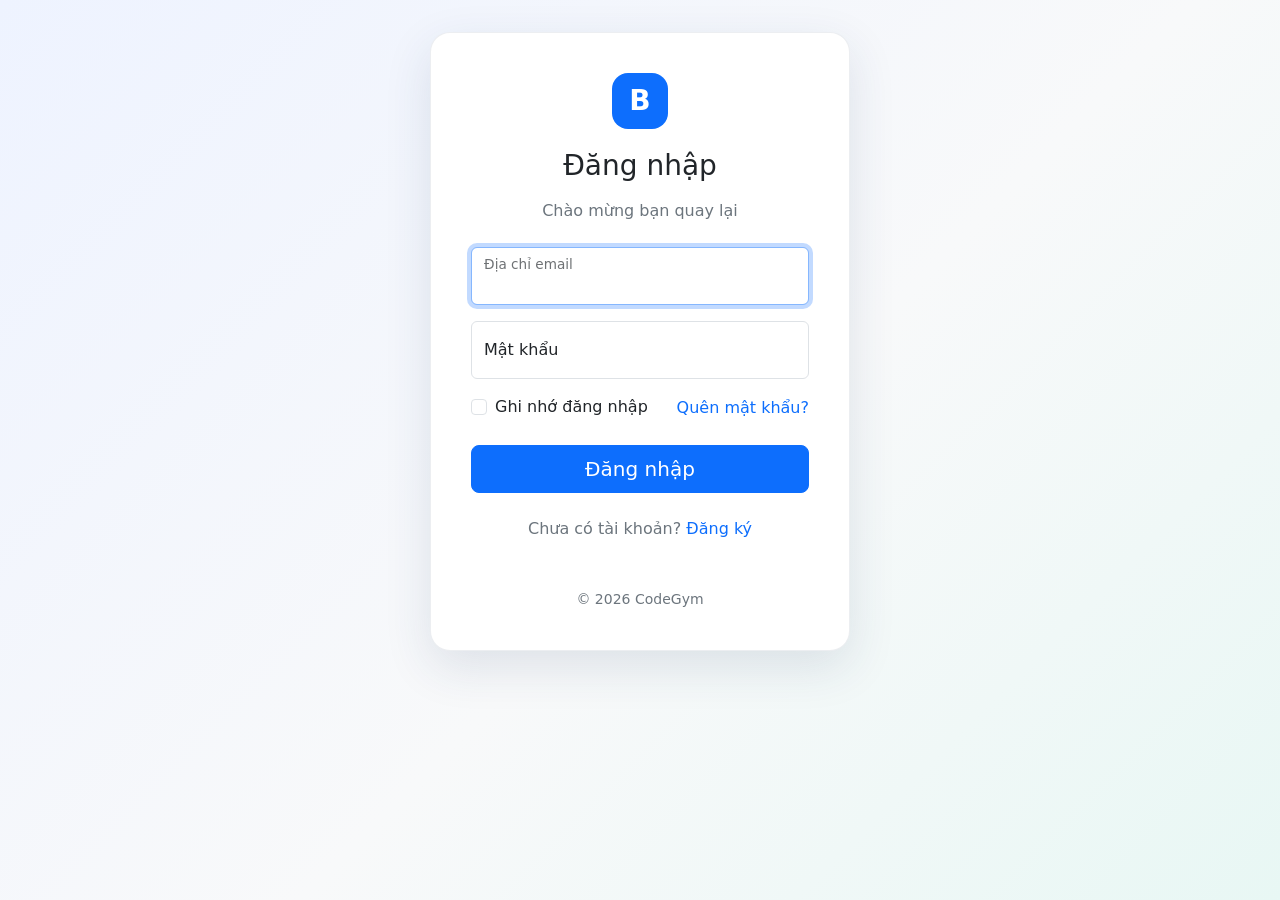
<file: index.html>
<!doctype html>
<html lang="vi">
<head>
  <meta charset="utf-8">
  <meta name="viewport" content="width=device-width, initial-scale=1">
  <title>Đăng nhập</title>
  <link href="https://cdn.jsdelivr.net/npm/bootstrap@5.3.3/dist/css/bootstrap.min.css" rel="stylesheet">
  <link rel="stylesheet" href="styles.css">
</head>
<body class="login-page">
  <main class="login-card text-center">
    <div class="brand-mark" aria-hidden="true">B</div>
    <h1 class="h3 mb-3 fw-normal">Đăng nhập</h1>
    <p class="text-secondary mb-4">Chào mừng bạn quay lại</p>
    <form>
      <div class="form-floating mb-3">
        <input type="email" class="form-control" id="email" placeholder="name@example.com" required autofocus>
        <label for="email">Địa chỉ email</label>
      </div>
      <div class="form-floating mb-3">
        <input type="password" class="form-control" id="password" placeholder="Mật khẩu" required>
        <label for="password">Mật khẩu</label>
      </div>
      <div class="d-flex justify-content-between align-items-center mb-4">
        <div class="form-check text-start">
          <input class="form-check-input" type="checkbox" value="remember-me" id="remember">
          <label class="form-check-label" for="remember">Ghi nhớ đăng nhập</label>
        </div>
        <a href="#">Quên mật khẩu?</a>
      </div>
      <button class="w-100 btn btn-lg btn-primary" type="submit">Đăng nhập</button>
    </form>
    <p class="mt-4 mb-0 text-secondary">Chưa có tài khoản? <a href="#">Đăng ký</a></p>
    <p class="mt-5 mb-0 text-secondary small">© 2026 CodeGym</p>
  </main>
</body>
</html>
</file>
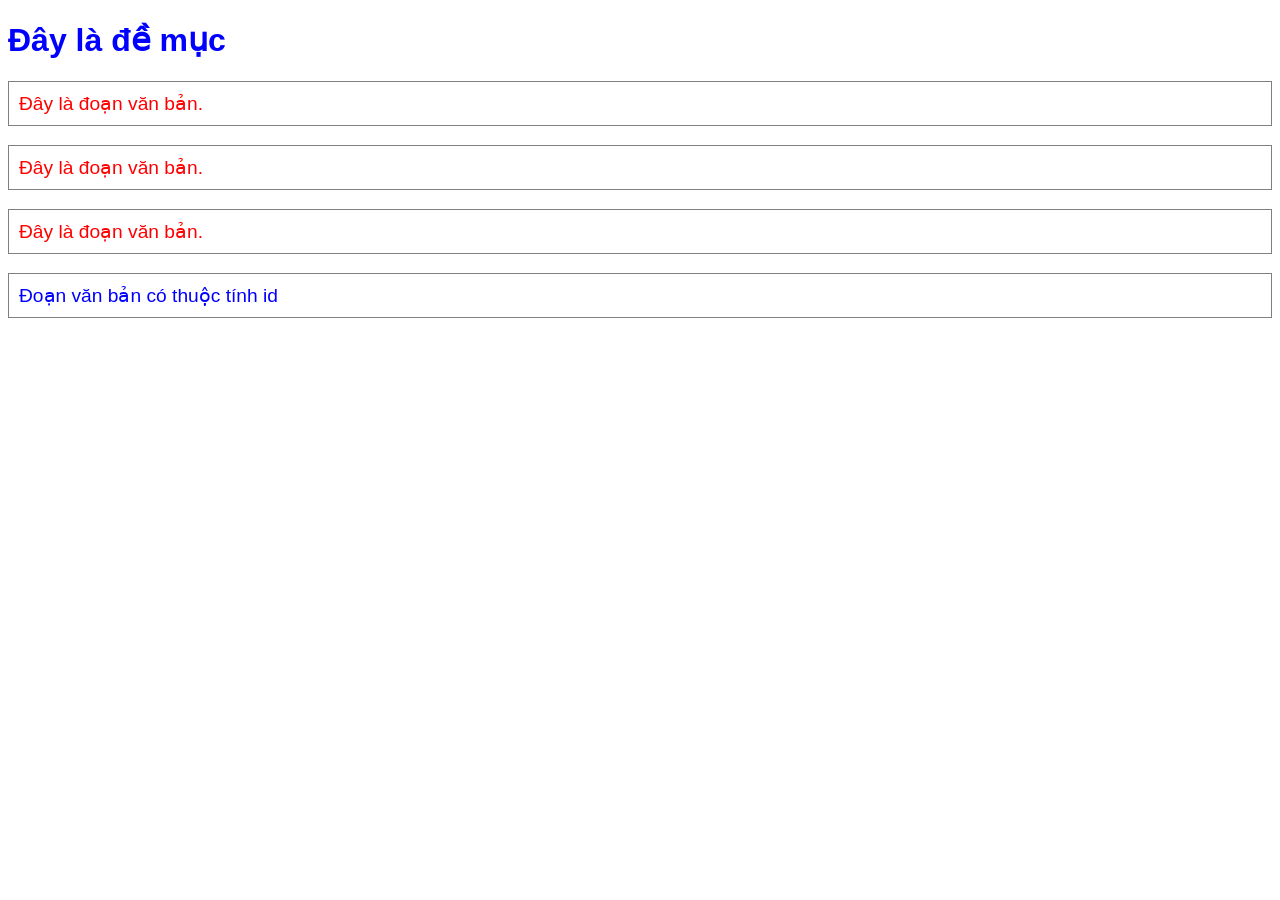
<file: activity-415.html>
<!DOCTYPE html>
<html lang="vi">
<head>
    <meta charset="UTF-8">
    <meta name="viewport" content="width=device-width, initial-scale=1.0">
    <title>Sử dụng CSS</title>
    <style>
        h1 {
            color: blue;
            font-family: Tahoma, sans-serif;
            font-size: 200%;
        }

        p {
            color: red;
            font-family: Arial, sans-serif;
            font-size: 120%;
            border: 1px solid grey;
            padding: 10px;
        }

        #element1 {
            color: blue;
        }
    </style>
</head>
<body>
    <h1>Đây là đề mục</h1>
    <p>Đây là đoạn văn bản.</p>
    <p>Đây là đoạn văn bản.</p>
    <p>Đây là đoạn văn bản.</p>
    <p id="element1">Đoạn văn bản có thuộc tính id</p>
</body>
</html>
</file>
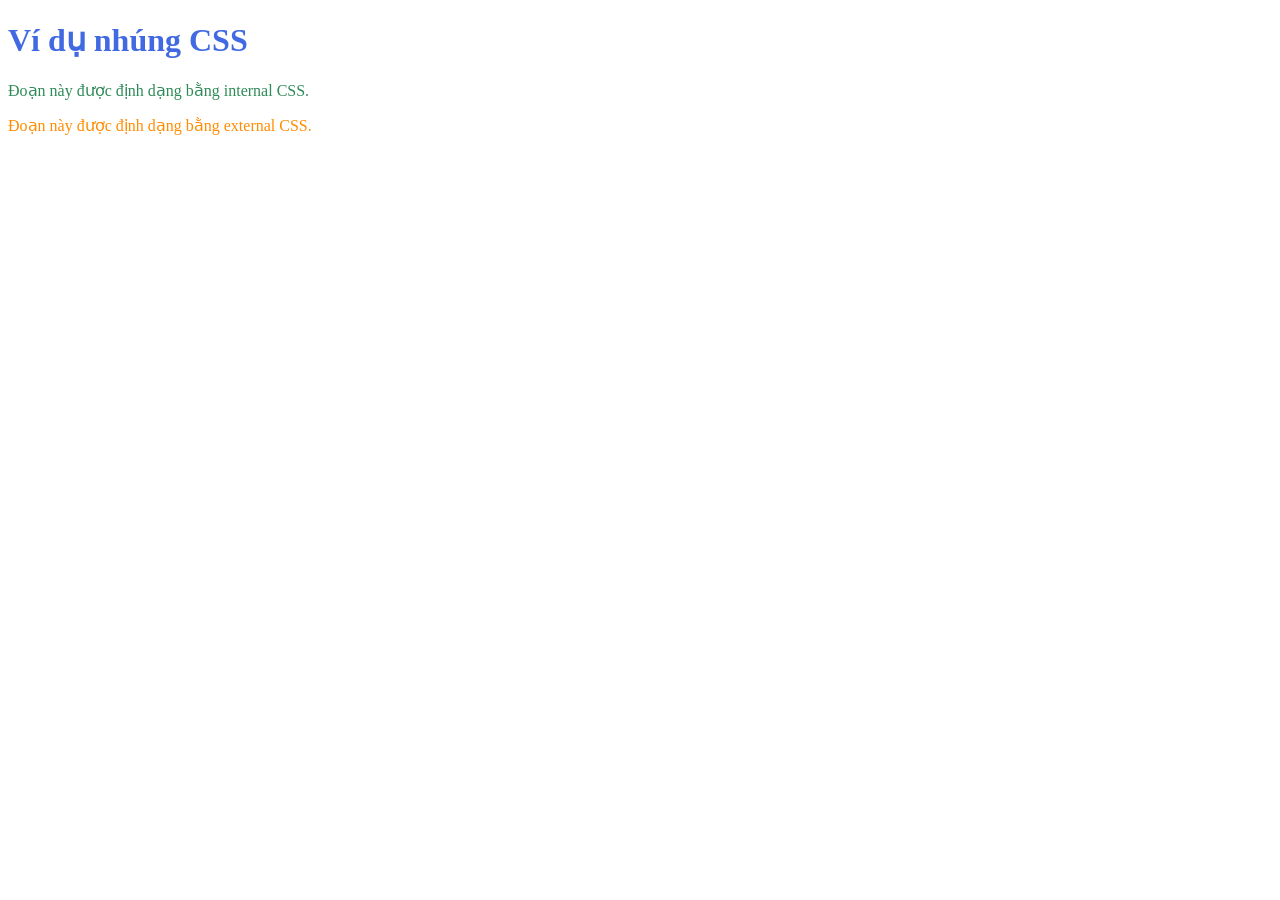
<file: activity-416.html>
<!DOCTYPE html>
<html lang="vi">
<head>
    <meta charset="UTF-8">
    <meta name="viewport" content="width=device-width, initial-scale=1.0">
    <title>Nhúng CSS vào trang HTML</title>
    <link rel="stylesheet" href="activity-416.css">
    <style>
        .internal-text { color: seagreen; }
    </style>
</head>
<body>
    <h1 style="color: royalblue;">Ví dụ nhúng CSS</h1>
    <p class="internal-text">Đoạn này được định dạng bằng internal CSS.</p>
    <p class="external-text">Đoạn này được định dạng bằng external CSS.</p>
</body>
</html>
</file>
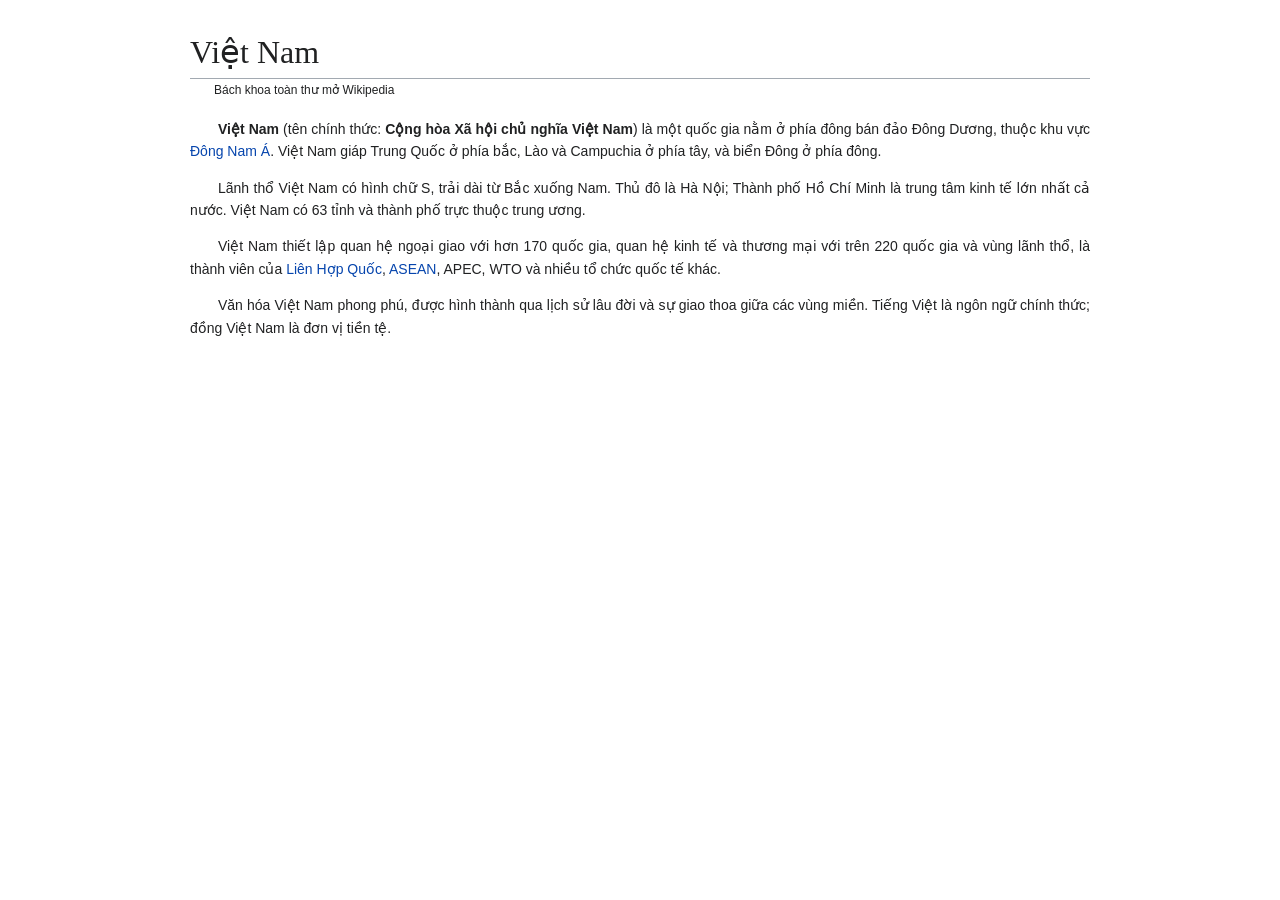
<file: activity-417.html>
<!DOCTYPE html>
<html lang="vi">
<head>
    <meta charset="UTF-8">
    <meta name="viewport" content="width=device-width, initial-scale=1.0">
    <title>Việt Nam</title>
    <style>
        body { color: #202122; font-family: Arial, sans-serif; font-size: 14px; line-height: 1.6; }
        article { max-width: 900px; margin: 24px auto; }
        h1 { border-bottom: 1px solid #a2a9b1; font-family: Georgia, serif; font-size: 2rem; font-weight: 400; margin-bottom: 2px; }
        .subtitle { font-size: 12px; margin: 0 0 18px; }
        p { text-align: justify; text-indent: 2em; }
        .lead { font-size: 14px; }
        a { color: #0645ad; text-decoration: none; }
        a:hover { text-decoration: underline; }
    </style>
</head>
<body>
    <article>
        <h1>Việt Nam</h1>
        <p class="subtitle">Bách khoa toàn thư mở Wikipedia</p>
        <p class="lead"><strong>Việt Nam</strong> (tên chính thức: <strong>Cộng hòa Xã hội chủ nghĩa Việt Nam</strong>) là một quốc gia nằm ở phía đông bán đảo Đông Dương, thuộc khu vực <a href="#">Đông Nam Á</a>. Việt Nam giáp Trung Quốc ở phía bắc, Lào và Campuchia ở phía tây, và biển Đông ở phía đông.</p>
        <p>Lãnh thổ Việt Nam có hình chữ S, trải dài từ Bắc xuống Nam. Thủ đô là Hà Nội; Thành phố Hồ Chí Minh là trung tâm kinh tế lớn nhất cả nước. Việt Nam có 63 tỉnh và thành phố trực thuộc trung ương.</p>
        <p>Việt Nam thiết lập quan hệ ngoại giao với hơn 170 quốc gia, quan hệ kinh tế và thương mại với trên 220 quốc gia và vùng lãnh thổ, là thành viên của <a href="#">Liên Hợp Quốc</a>, <a href="#">ASEAN</a>, APEC, WTO và nhiều tổ chức quốc tế khác.</p>
        <p>Văn hóa Việt Nam phong phú, được hình thành qua lịch sử lâu đời và sự giao thoa giữa các vùng miền. Tiếng Việt là ngôn ngữ chính thức; đồng Việt Nam là đơn vị tiền tệ.</p>
    </article>
</body>
</html>
</file>
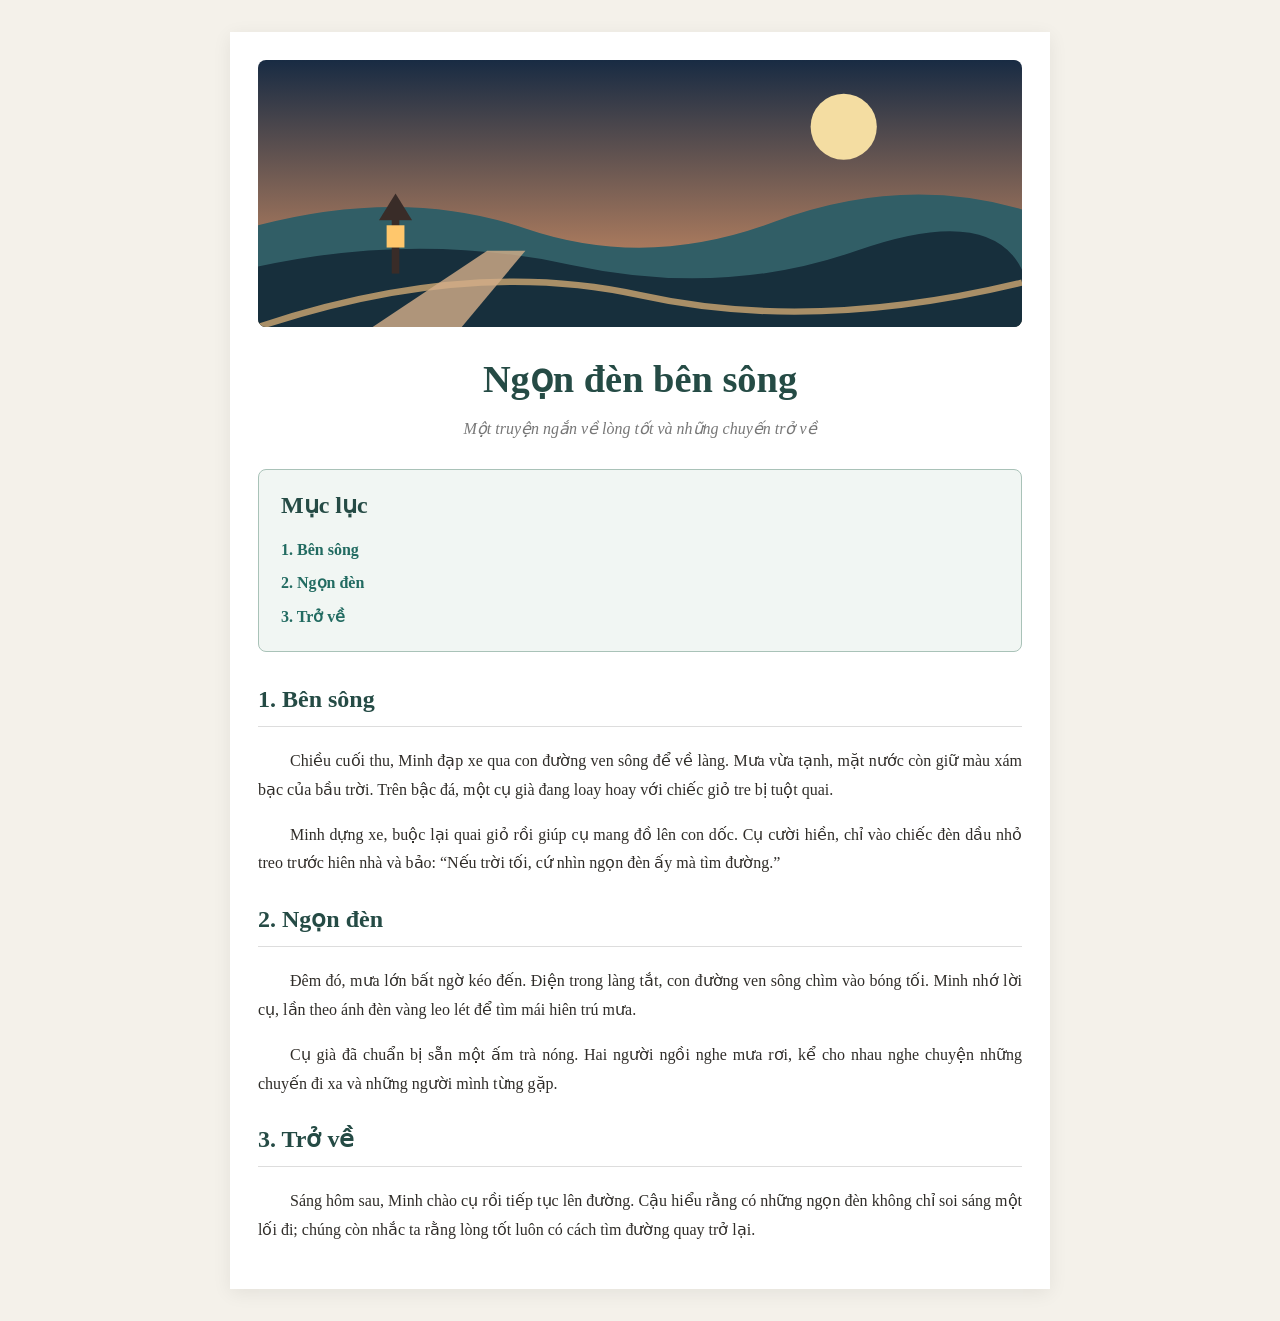
<file: activity-418.html>
<!DOCTYPE html>
<html lang="vi">
<head>
    <meta charset="UTF-8">
    <meta name="viewport" content="width=device-width, initial-scale=1.0">
    <title>Trang đọc truyện ngắn</title>
    <link rel="stylesheet" href="activity-418.css">
</head>
<body>
    <main class="page">
        <header class="hero">
            <img src="activity-418-cover.svg" alt="Minh họa con đường nhỏ dưới ánh trăng">
            <h1>Ngọn đèn bên sông</h1>
            <p class="byline">Một truyện ngắn về lòng tốt và những chuyến trở về</p>
        </header>
        <nav class="contents" aria-label="Mục lục truyện">
            <h2>Mục lục</h2>
            <h5><a href="#ben-song">1. Bên sông</a></h5>
            <h5><a href="#ngon-den">2. Ngọn đèn</a></h5>
            <h5><a href="#tro-ve">3. Trở về</a></h5>
        </nav>
        <article class="story">
            <section id="ben-song">
                <h2>1. Bên sông</h2>
                <p>Chiều cuối thu, Minh đạp xe qua con đường ven sông để về làng. Mưa vừa tạnh, mặt nước còn giữ màu xám bạc của bầu trời. Trên bậc đá, một cụ già đang loay hoay với chiếc giỏ tre bị tuột quai.</p>
                <p>Minh dựng xe, buộc lại quai giỏ rồi giúp cụ mang đồ lên con dốc. Cụ cười hiền, chỉ vào chiếc đèn dầu nhỏ treo trước hiên nhà và bảo: “Nếu trời tối, cứ nhìn ngọn đèn ấy mà tìm đường.”</p>
            </section>
            <section id="ngon-den">
                <h2>2. Ngọn đèn</h2>
                <p>Đêm đó, mưa lớn bất ngờ kéo đến. Điện trong làng tắt, con đường ven sông chìm vào bóng tối. Minh nhớ lời cụ, lần theo ánh đèn vàng leo lét để tìm mái hiên trú mưa.</p>
                <p>Cụ già đã chuẩn bị sẵn một ấm trà nóng. Hai người ngồi nghe mưa rơi, kể cho nhau nghe chuyện những chuyến đi xa và những người mình từng gặp.</p>
            </section>
            <section id="tro-ve">
                <h2>3. Trở về</h2>
                <p>Sáng hôm sau, Minh chào cụ rồi tiếp tục lên đường. Cậu hiểu rằng có những ngọn đèn không chỉ soi sáng một lối đi; chúng còn nhắc ta rằng lòng tốt luôn có cách tìm đường quay trở lại.</p>
            </section>
        </article>
    </main>
</body>
</html>
</file>
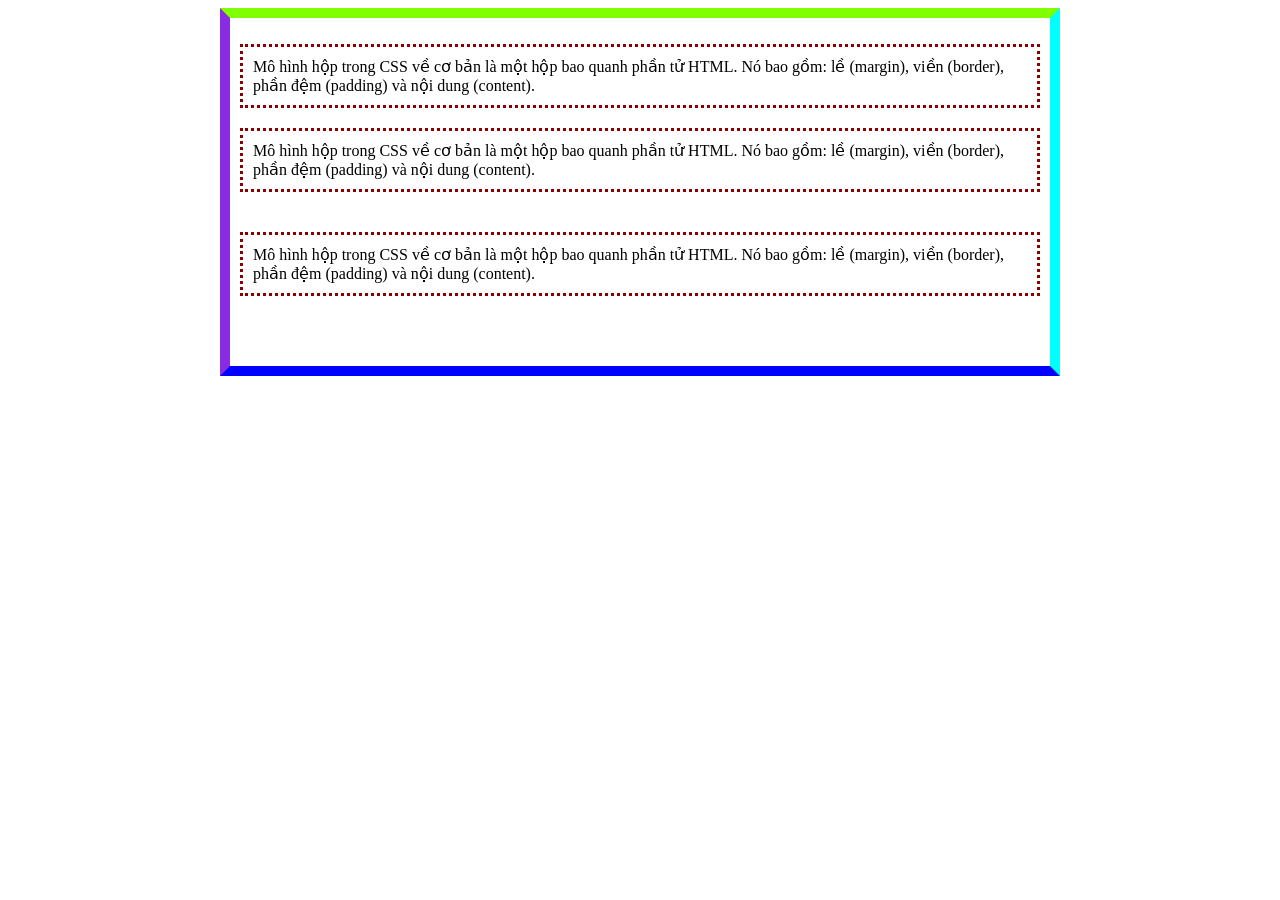
<file: activity-430.html>
<!DOCTYPE html>
<html lang="vi">
<head>
    <meta charset="UTF-8">
    <meta name="viewport" content="width=device-width, initial-scale=1.0">
    <title>Sử dụng Box Model</title>
    <style>
        .boxmodel {
            margin: 0 auto;
            width: min(800px, calc(100% - 32px));
            border: 10px solid;
            padding: 10px;
            border-color: chartreuse aqua blue blueviolet;
        }
        .boxmodel p {
            border: 3px dotted darkred;
            padding: 10px;
        }
        #boxmodel1 { margin-bottom: 20px; }
        #boxmodel2 { margin-bottom: 40px; }
        #boxmodel3 { margin-bottom: 60px; }
    </style>
</head>
<body>
    <div class="boxmodel">
        <p id="boxmodel1">Mô hình hộp trong CSS về cơ bản là một hộp bao quanh phần tử HTML. Nó bao gồm: lề (margin), viền (border), phần đệm (padding) và nội dung (content).</p>
        <p id="boxmodel2">Mô hình hộp trong CSS về cơ bản là một hộp bao quanh phần tử HTML. Nó bao gồm: lề (margin), viền (border), phần đệm (padding) và nội dung (content).</p>
        <p id="boxmodel3">Mô hình hộp trong CSS về cơ bản là một hộp bao quanh phần tử HTML. Nó bao gồm: lề (margin), viền (border), phần đệm (padding) và nội dung (content).</p>
    </div>
</body>
</html>
</file>
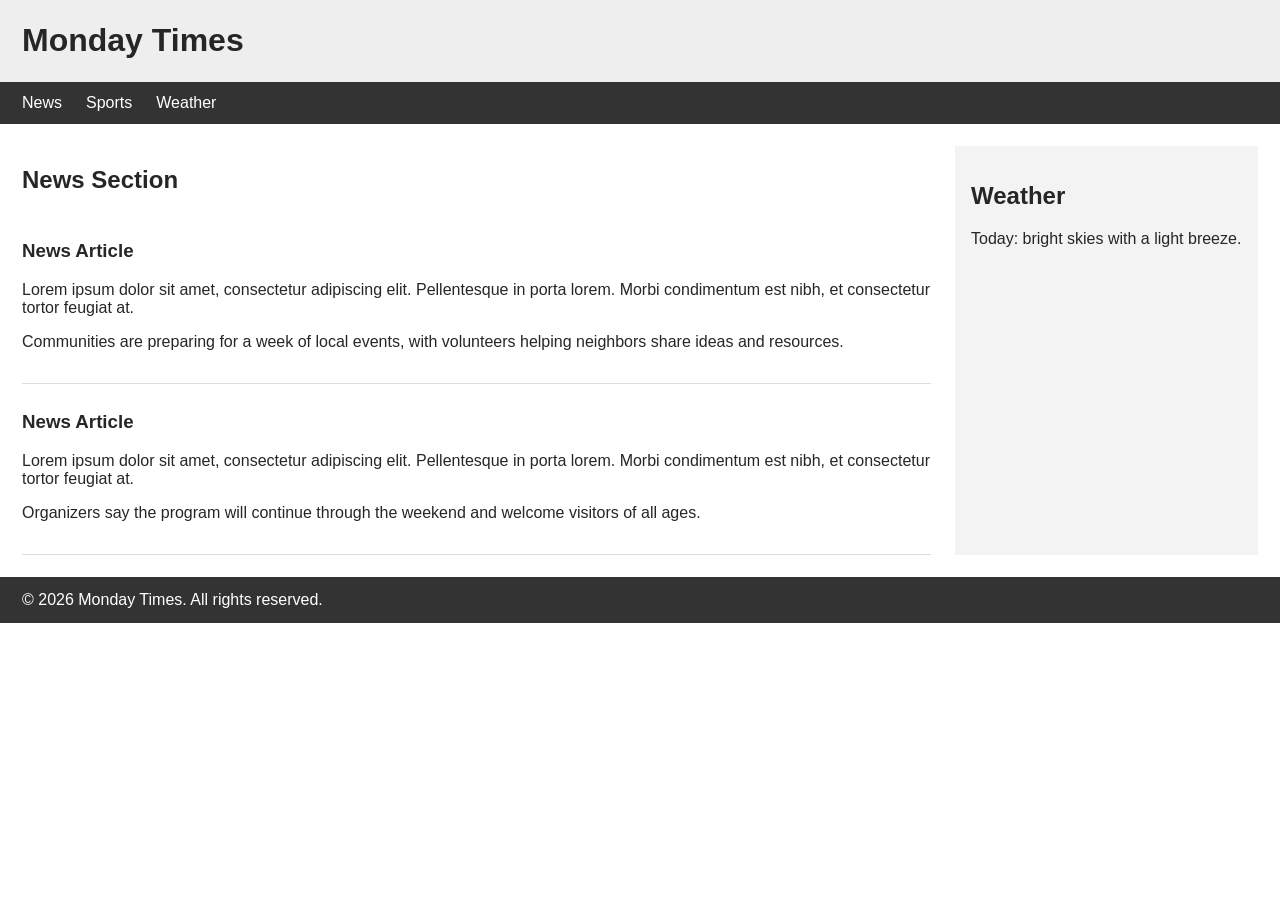
<file: activity-433.html>
<!DOCTYPE html>
<html lang="en">
<head>
    <meta charset="UTF-8">
    <meta name="viewport" content="width=device-width, initial-scale=1.0">
    <title>Monday Times</title>
    <link rel="stylesheet" href="activity-433.css">
</head>
<body>
    <header class="site-header"><h1>Monday Times</h1></header>
    <nav class="site-nav" aria-label="Main navigation">
        <a href="#news">News</a><a href="#sports">Sports</a><a href="#weather">Weather</a>
    </nav>
    <div class="layout">
        <main id="news" class="news-section">
            <h2>News Section</h2>
            <article><h3>News Article</h3><p>Lorem ipsum dolor sit amet, consectetur adipiscing elit. Pellentesque in porta lorem. Morbi condimentum est nibh, et consectetur tortor feugiat at.</p><p>Communities are preparing for a week of local events, with volunteers helping neighbors share ideas and resources.</p></article>
            <article id="sports"><h3>News Article</h3><p>Lorem ipsum dolor sit amet, consectetur adipiscing elit. Pellentesque in porta lorem. Morbi condimentum est nibh, et consectetur tortor feugiat at.</p><p>Organizers say the program will continue through the weekend and welcome visitors of all ages.</p></article>
        </main>
        <aside id="weather" class="sidebar"><h2>Weather</h2><p>Today: bright skies with a light breeze.</p></aside>
    </div>
    <footer>© 2026 Monday Times. All rights reserved.</footer>
</body>
</html>
</file>
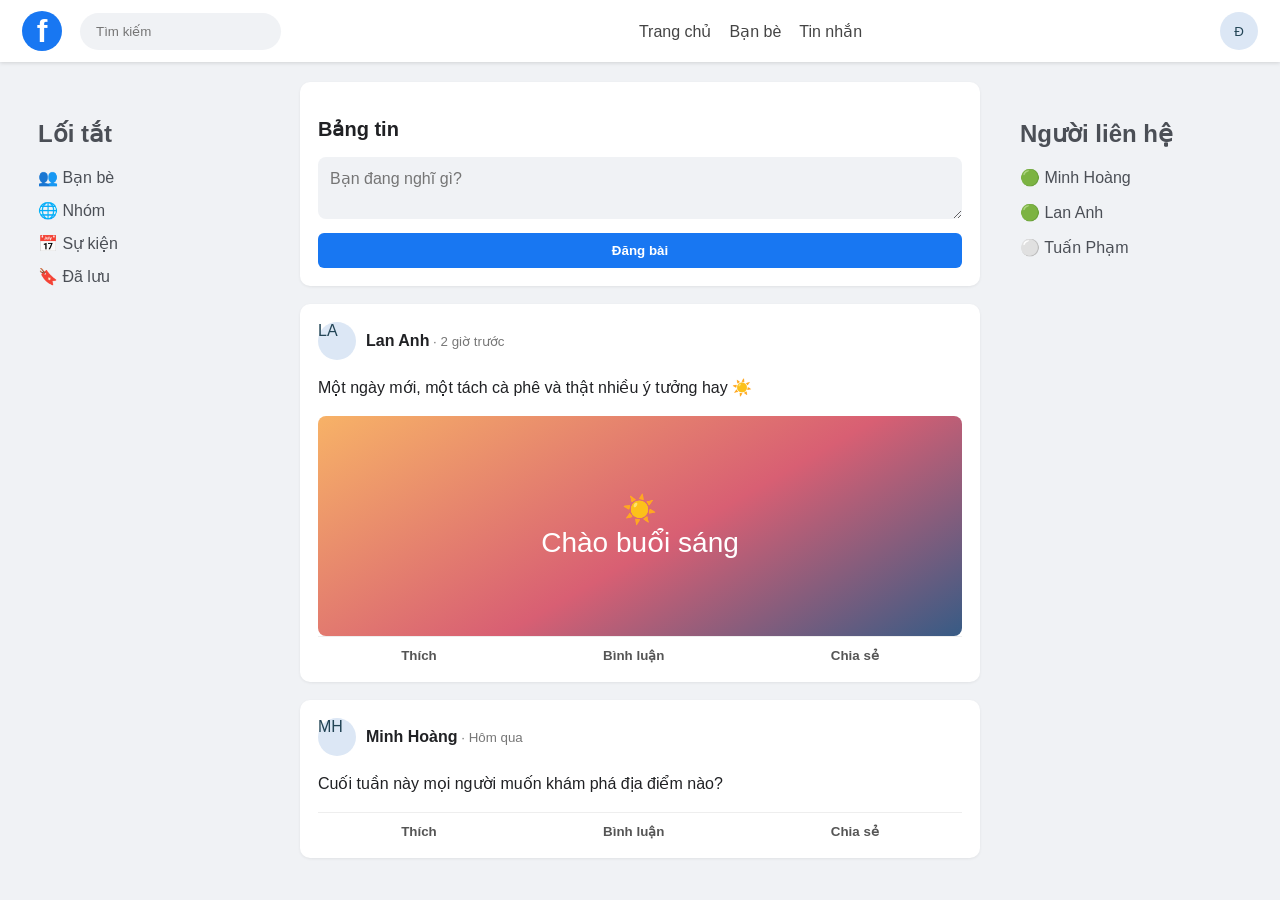
<file: activity-434.html>
<!DOCTYPE html>
<html lang="vi">
<head>
    <meta charset="UTF-8">
    <meta name="viewport" content="width=device-width, initial-scale=1.0">
    <title>FaceSpace – Bảng tin</title>
    <link rel="stylesheet" href="activity-434.css">
</head>
<body>
    <header class="topbar">
        <a class="brand" href="#home" aria-label="FaceSpace home">f</a>
        <input class="search" type="search" placeholder="Tìm kiếm">
        <nav aria-label="Điều hướng chính"><a href="#home">Trang chủ</a><a href="#friends">Bạn bè</a><a href="#messages">Tin nhắn</a></nav>
        <button class="avatar" aria-label="Hồ sơ">Đ</button>
    </header>
    <div class="page-grid">
        <aside class="sidebar left"><h2>Lối tắt</h2><a href="#friends">👥 Bạn bè</a><a href="#groups">🌐 Nhóm</a><a href="#events">📅 Sự kiện</a><a href="#saved">🔖 Đã lưu</a></aside>
        <main id="home" class="feed">
            <section class="composer"><h1>Bảng tin</h1><textarea placeholder="Bạn đang nghĩ gì?"></textarea><button>Đăng bài</button></section>
            <article class="post"><div class="post-head"><span class="avatar">LA</span><div><strong>Lan Anh</strong><small> · 2 giờ trước</small></div></div><p>Một ngày mới, một tách cà phê và thật nhiều ý tưởng hay ☀️</p><div class="photo" role="img" aria-label="Hình minh họa bình minh trên núi">☀️<br>Chào buổi sáng</div><div class="actions"><button>Thích</button><button>Bình luận</button><button>Chia sẻ</button></div></article>
            <article class="post"><div class="post-head"><span class="avatar">MH</span><div><strong>Minh Hoàng</strong><small> · Hôm qua</small></div></div><p>Cuối tuần này mọi người muốn khám phá địa điểm nào?</p><div class="actions"><button>Thích</button><button>Bình luận</button><button>Chia sẻ</button></div></article>
        </main>
        <aside class="sidebar right"><h2>Người liên hệ</h2><p>🟢 Minh Hoàng</p><p>🟢 Lan Anh</p><p>⚪ Tuấn Phạm</p></aside>
    </div>
</body>
</html>
</file>
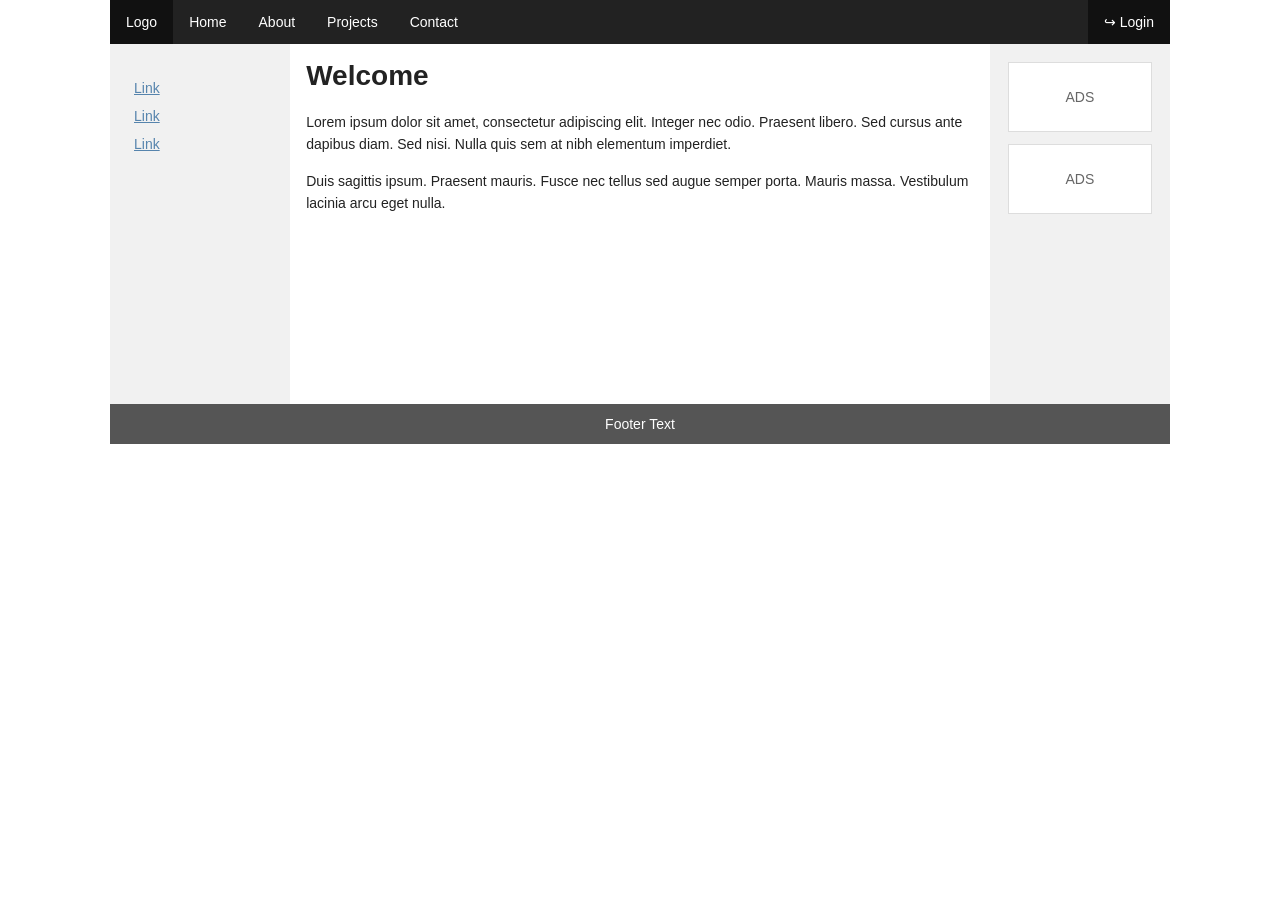
<file: activity-435.html>
<!DOCTYPE html>
<html lang="en">
<head>
    <meta charset="UTF-8">
    <meta name="viewport" content="width=device-width, initial-scale=1.0">
    <title>Responsive Layout</title>
    <link rel="stylesheet" href="activity-435.css">
</head>
<body>
    <div class="topbar"><a class="logo" href="#home">Logo</a><nav><a href="#home">Home</a><a href="#about">About</a><a href="#projects">Projects</a><a href="#contact">Contact</a></nav><a class="login" href="#login">↪ Login</a></div>
    <div class="columns">
        <aside class="links"><a href="#link1">Link</a><a href="#link2">Link</a><a href="#link3">Link</a></aside>
        <main class="content"><h1>Welcome</h1><p>Lorem ipsum dolor sit amet, consectetur adipiscing elit. Integer nec odio. Praesent libero. Sed cursus ante dapibus diam. Sed nisi. Nulla quis sem at nibh elementum imperdiet.</p><p>Duis sagittis ipsum. Praesent mauris. Fusce nec tellus sed augue semper porta. Mauris massa. Vestibulum lacinia arcu eget nulla.</p></main>
        <aside class="ads"><div>ADS</div><div>ADS</div></aside>
    </div>
    <footer>Footer Text</footer>
</body>
</html>
</file>
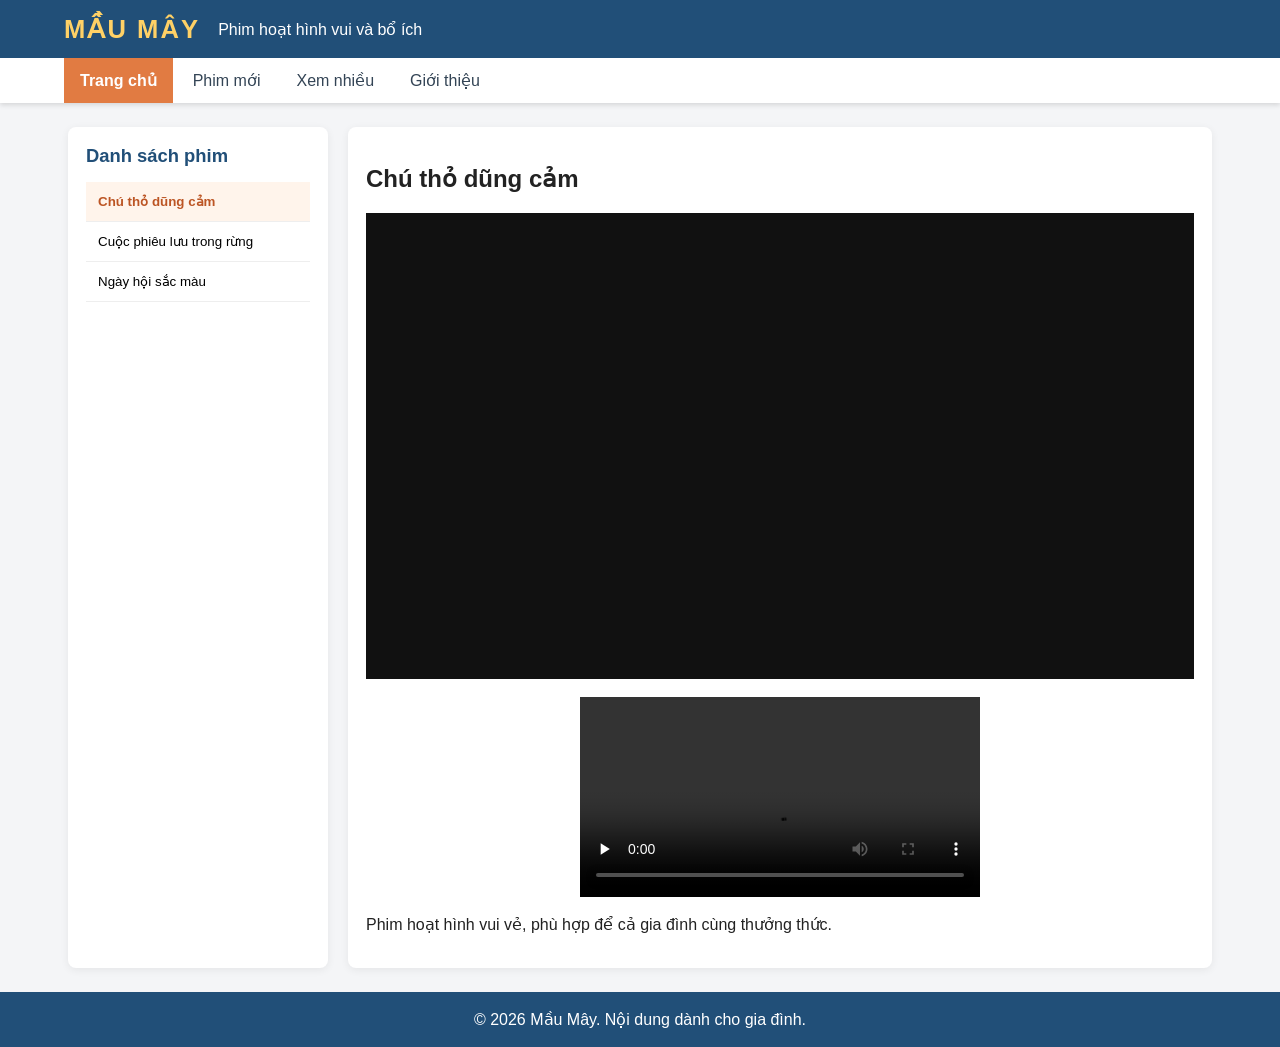
<file: activity-436.html>
<!DOCTYPE html>
<html lang="vi">
<head>
    <meta charset="UTF-8">
    <meta name="viewport" content="width=device-width, initial-scale=1.0">
    <title>Kho phim hoạt hình</title>
    <link rel="stylesheet" href="activity-436.css">
</head>
<body>
    <header class="header"><a class="logo" href="#home">MẦU MÂY</a><span>Phim hoạt hình vui và bổ ích</span></header>
    <nav class="head-link" aria-label="Điều hướng"><a class="active" href="#home">Trang chủ</a><a href="#new">Phim mới</a><a href="#popular">Xem nhiều</a><a href="#about">Giới thiệu</a></nav>
    <main class="content">
        <aside class="left-content"><h2>Danh sách phim</h2><button class="movie active" data-id="aqz-KE-bpKQ" data-title="Chú thỏ dũng cảm">Chú thỏ dũng cảm</button><button class="movie" data-id="M7lc1UVf-VE" data-title="Cuộc phiêu lưu trong rừng">Cuộc phiêu lưu trong rừng</button><button class="movie" data-id="ScMzIvxBSi4" data-title="Ngày hội sắc màu">Ngày hội sắc màu</button></aside>
        <section class="right-content" aria-live="polite"><h1 id="movie-title">Chú thỏ dũng cảm</h1><div class="player"><iframe id="player" src="https://www.youtube-nocookie.com/embed/aqz-KE-bpKQ" title="Phim hoạt hình" allow="accelerometer; autoplay; clipboard-write; encrypted-media; gyroscope; picture-in-picture; web-share" referrerpolicy="strict-origin-when-cross-origin" allowfullscreen></iframe></div><video class="local-player" controls preload="none"><source src="media/cartoon-intro.mp4" type="video/mp4">Trình duyệt không hỗ trợ video HTML5.</video><p>Phim hoạt hình vui vẻ, phù hợp để cả gia đình cùng thưởng thức.</p></section>
    </main>
    <footer>© 2026 Mầu Mây. Nội dung dành cho gia đình.</footer>
    <script>
        const movies = document.querySelectorAll('.movie');
        movies.forEach((movie) => movie.addEventListener('click', () => {
            movies.forEach((item) => item.classList.remove('active'));
            movie.classList.add('active');
            document.querySelector('#movie-title').textContent = movie.dataset.title;
            document.querySelector('#player').src = `https://www.youtube-nocookie.com/embed/${movie.dataset.id}`;
        }));
    </script>
</body>
</html>
</file>
<file: styles.css>
html, body { min-height: 100%; }
body.login-page {
  display: flex;
  align-items: center;
  justify-content: center;
  padding: 2rem 1rem;
  background: linear-gradient(135deg, #eef3ff, #f8f9fa 55%, #e8f7f4);
}
.login-card {
  width: 100%;
  max-width: 420px;
  padding: 2.5rem;
  background: #fff;
  border: 1px solid rgba(20, 40, 80, .08);
  border-radius: 1.25rem;
  box-shadow: 0 1rem 3rem rgba(31, 55, 100, .12);
}
.brand-mark {
  display: grid;
  place-items: center;
  width: 3.5rem;
  height: 3.5rem;
  margin: 0 auto 1.25rem;
  border-radius: 1rem;
  background: #0d6efd;
  color: #fff;
  font-size: 1.75rem;
  font-weight: 700;
}
.login-card a { color: #0d6efd; text-decoration: none; }
.login-card a:hover { text-decoration: underline; }
</file>
<file: activity-416.css>
.external-text {
    color: darkorange;
}
</file>
<file: activity-418.css>
* { box-sizing: border-box; }
body { margin: 0; background: #f4f1ea; color: #302d29; font-family: Georgia, "Times New Roman", serif; line-height: 1.8; }
.page { max-width: 820px; margin: 32px auto; padding: 28px; background: #fff; box-shadow: 0 4px 18px #00000012; }
.hero { text-align: center; }
.hero img { display: block; width: 100%; max-height: 280px; object-fit: cover; border-radius: 8px; }
h1 { color: #254b45; font-size: 2.4rem; margin: 18px 0 0; }
.byline { color: #777; font-style: italic; margin-top: 0; }
.contents { background: #f1f6f3; border: 1px solid #a9c2b8; border-radius: 8px; padding: 14px 22px; margin: 26px 0; }
.contents h2 { margin: 0 0 8px; color: #254b45; }
.contents h5 { font-size: 1rem; margin: 5px 0; }
a { color: #226b61; text-decoration: none; }
a:hover { color: #a34b36; text-decoration: underline; }
.story h2 { color: #254b45; border-bottom: 1px solid #ddd; padding-bottom: 5px; }
.story p { text-align: justify; text-indent: 2em; }
section { scroll-margin-top: 16px; }
</file>
<file: activity-433.css>
* { box-sizing: border-box; }
body { margin: 0; font-family: Arial, sans-serif; color: #262626; }
.site-header { padding: 1px 22px; background: #eee; }
.site-nav { display: flex; gap: 24px; padding: 12px 22px; background: #333; }
.site-nav a { color: white; text-decoration: none; }
.site-nav a:hover { text-decoration: underline; }
.layout { display: grid; grid-template-columns: minmax(0, 3fr) minmax(180px, 1fr); gap: 24px; padding: 22px; }
.news-section article { border-bottom: 1px solid #ddd; padding: 8px 0 16px; }
.sidebar { padding: 16px; background: #f3f3f3; }
footer { padding: 14px 22px; color: white; background: #333; }
@media (max-width: 640px) { .layout { grid-template-columns: 1fr; } .site-nav { flex-wrap: wrap; } }
</file>
<file: activity-434.css>
* { box-sizing: border-box; }
:root { font-family: Arial, sans-serif; color: #202124; background: #f0f2f5; }
body { margin: 0; }
.topbar { position: fixed; inset: 0 0 auto; z-index: 10; height: 62px; display: flex; align-items: center; gap: 18px; padding: 0 22px; background: white; box-shadow: 0 1px 4px #0002; }
.brand { display: grid; place-items: center; width: 40px; height: 40px; border-radius: 50%; background: #1877f2; color: white; font-size: 32px; font-weight: bold; text-decoration: none; }
.search { border: 0; border-radius: 22px; background: #f0f2f5; padding: 11px 16px; }
.topbar nav { display: flex; gap: 18px; margin: auto; }
.topbar nav a { color: #444; text-decoration: none; }
.avatar { border: 0; border-radius: 50%; width: 38px; height: 38px; background: #dce7f5; color: #245; }
.page-grid { display: grid; grid-template-columns: minmax(180px, 1fr) minmax(400px, 680px) minmax(180px, 1fr); gap: 22px; max-width: 1440px; margin: 82px auto 24px; padding: 0 20px; }
.sidebar { position: sticky; top: 82px; align-self: start; padding: 18px; color: #4b4f56; }
.sidebar a { display: block; margin: 14px 0; color: inherit; text-decoration: none; }
.feed { min-width: 0; }
.composer, .post { margin-bottom: 18px; padding: 18px; border-radius: 10px; background: white; box-shadow: 0 1px 3px #0001; }
.composer h1 { font-size: 20px; }
textarea { width: 100%; min-height: 62px; resize: vertical; border: 0; border-radius: 8px; padding: 12px; background: #f0f2f5; font: inherit; }
button { cursor: pointer; }
.composer button { margin-top: 10px; width: 100%; padding: 10px; border: 0; border-radius: 6px; background: #1877f2; color: white; font-weight: bold; }
.post-head { display: flex; align-items: center; gap: 10px; }
.post-head small { color: #777; }
.post p { line-height: 1.5; }
.photo { display: grid; place-content: center; min-height: 220px; border-radius: 8px; text-align: center; color: #fff; font-size: 28px; background: linear-gradient(150deg,#f7b267,#d85f73 55%,#375b85); }
.actions { display: flex; justify-content: space-around; border-top: 1px solid #eee; padding-top: 10px; }
.actions button { border: 0; background: none; color: #555; font-weight: bold; }
@media (max-width: 900px) { .page-grid { grid-template-columns: 1fr minmax(0,680px); } .right { display: none; } }
@media (max-width: 620px) { .page-grid { display: block; padding: 0 10px; } .left { display: none; } .search { width: 120px; } .topbar nav { gap: 8px; font-size: 13px; } }
</file>
<file: activity-435.css>
* { box-sizing: border-box; }
body { margin: 0 auto; max-width: 1100px; padding: 0 20px; font: 14px Arial, sans-serif; color: #222; }
.topbar { display: flex; align-items: center; min-height: 42px; background: #222; }
.topbar a { padding: 14px 16px; color: #fff; text-decoration: none; }
.logo, .login { background: #111; }
.topbar nav { display: flex; }
.topbar a:hover { background: #555; }
.login { margin-left: auto; }
.columns { display: grid; grid-template-columns: 17% minmax(0, 1fr) 17%; min-height: 360px; }
.links { padding: 24px; background: #f1f1f1; }
.links a { display: block; margin: 12px 0; color: #5684ad; }
.content { padding: 16px; }
.content h1 { margin-top: 0; }
.content p { line-height: 1.6; }
.ads { padding: 18px; background: #f1f1f1; }
.ads div { display: grid; place-items: center; height: 70px; margin-bottom: 12px; border: 1px solid #ddd; background: white; color: #666; }
footer { padding: 12px; text-align: center; background: #555; color: white; }
@media (max-width: 640px) { body { padding: 0 8px; } .topbar { flex-wrap: wrap; } .topbar nav { order: 3; width: 100%; } .topbar nav a { flex: 1; text-align: center; padding: 12px 6px; } .columns { grid-template-columns: 1fr; } .links { display: flex; justify-content: space-around; padding: 8px; } .links a { margin: 8px; } .ads { display: grid; grid-template-columns: 1fr 1fr; gap: 10px; } }
</file>
<file: activity-436.css>
* { box-sizing: border-box; }
body { margin: 0; background: #f4f5f7; color: #222; font-family: Arial, sans-serif; }
.header { position: sticky; top: 0; z-index: 5; display: flex; align-items: center; gap: 18px; padding: 14px 5%; color: white; background: #214f78; }
.logo { color: #ffd166; font-size: 1.6rem; font-weight: 800; text-decoration: none; letter-spacing: .08em; }
.head-link { display: flex; gap: 4px; padding: 0 5%; background: #fff; box-shadow: 0 2px 5px #0002; }
.head-link a { padding: 13px 16px; color: #345; text-decoration: none; }
.head-link a:hover, .head-link .active { color: #fff; background: #e17b42; font-weight: bold; }
.content { display: grid; grid-template-columns: 260px minmax(0, 1fr); gap: 20px; max-width: 1180px; margin: 24px auto; padding: 0 18px; }
.left-content, .right-content { padding: 18px; border-radius: 8px; background: white; box-shadow: 0 2px 8px #0001; }
.left-content h2 { margin-top: 0; color: #214f78; font-size: 1.15rem; }
.movie { display: block; width: 100%; padding: 12px; border: 0; border-bottom: 1px solid #eee; background: white; text-align: left; cursor: pointer; }
.movie:hover, .movie.active { color: #bc5524; background: #fff4eb; font-weight: bold; }
.player { position: relative; width: 100%; aspect-ratio: 16 / 9; background: #111; }
.player iframe { position: absolute; inset: 0; width: 100%; height: 100%; border: 0; }
.local-player { display: block; width: min(400px,100%); margin: 18px auto; }
footer { padding: 18px; color: white; background: #214f78; text-align: center; }
@media (max-width: 700px) { .content { grid-template-columns: 1fr; } .left-content { order: 2; } .right-content { order: 1; } .head-link { overflow-x: auto; white-space: nowrap; } }
</file>
